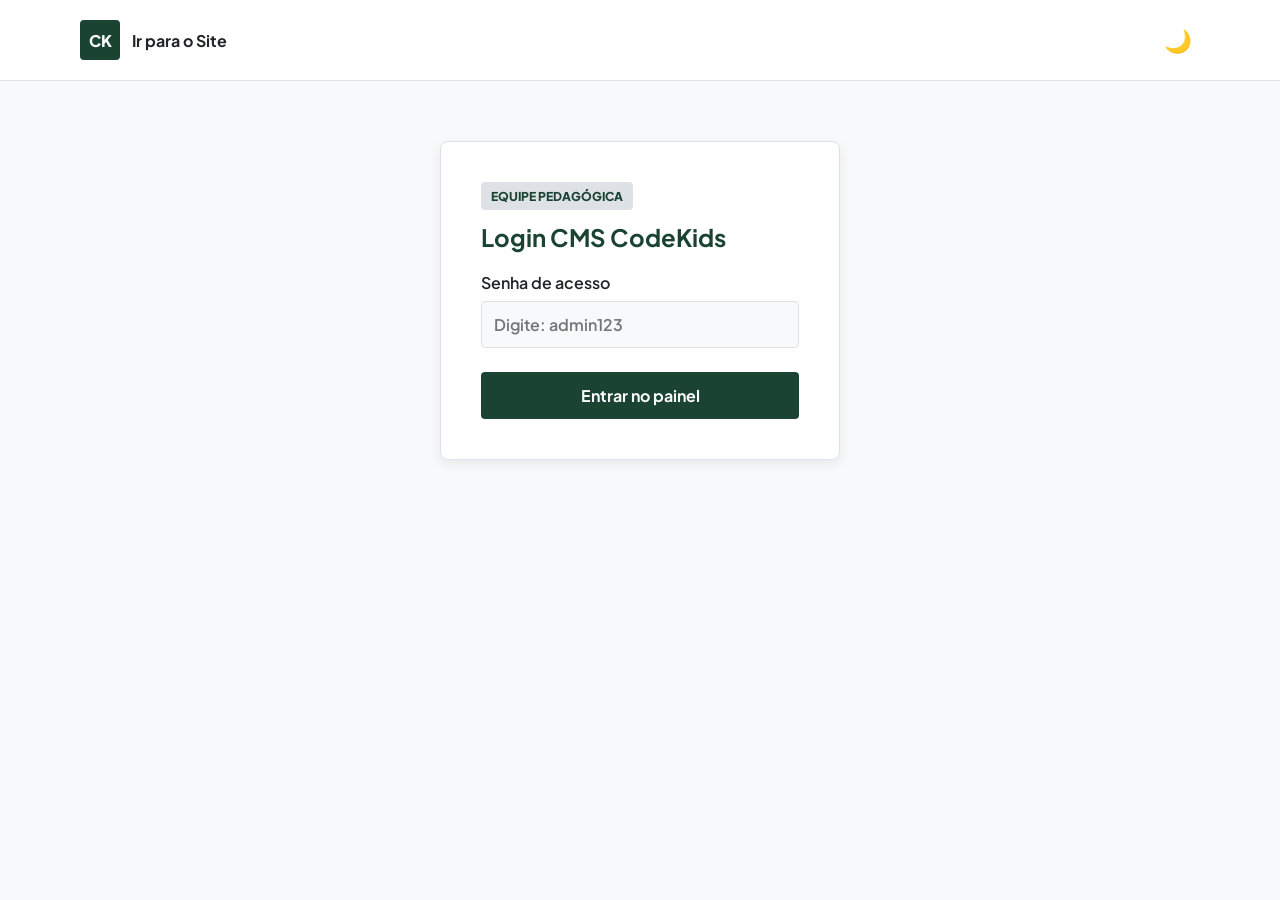
<file: admin.html>
<!doctype html>
<html lang="pt-BR">
  <head>
    <meta charset="UTF-8" />
    <meta name="viewport" content="width=device-width, initial-scale=1.0" />
    <title>Painel Admin | CodeKids</title>
    <link href="https://fonts.googleapis.com/css2?family=Plus+Jakarta+Sans:wght@400;500;600;700;800&display=swap" rel="stylesheet" />
    <link rel="stylesheet" href="css/styles.css" />
  </head>
  <body class="admin-page">
    <header class="topbar">
      <div class="container nav">
        <a href="index.html" class="brand"><span class="brand-mark">CK</span><strong>Ir para o Site</strong></a>
        <button id="theme-toggle" class="theme-toggle-btn">🌙</button>
      </div>
    </header>

    <main class="container admin-main">
      <!-- SESSÃO DE LOGIN -->
      <div id="login-section" class="auth-card fade-up visible">
        <span class="eyebrow">Equipe Pedagógica</span>
        <h2 style="margin-top:12px; color:var(--primary);">Login CMS CodeKids</h2>
        <form id="login-form" class="auth-form">
          <label>Senha de acesso <input type="password" id="admin-password" placeholder="Digite: admin123" required /></label>
          <div class="form-actions">
            <button type="submit" class="button button-primary full">Entrar no painel</button>
          </div>
        </form>
      </div>

      <!-- SESSÃO DO PAINEL (Oculta por padrão) -->
      <div id="dashboard-section" class="hidden fade-up">
        <div class="admin-header">
          <h1>Gerenciador de Postagens</h1>
          <button id="logout-btn" class="button button-secondary">Sair do Painel</button>
        </div>
        
        <div class="admin-grid">
          <aside class="admin-sidebar">
            <p style="color:var(--muted); font-size:14px; margin:0;">As postagens publicadas aqui aparecerão automaticamente na página inicial do site.</p>
          </aside>
          
          <section class="admin-content">
            <!-- Formulário CRUD -->
            <div class="cms-form">
              <h3 id="form-cms-title" style="margin-top:0; color:var(--primary);">Adicionar Nova Notícia</h3>
              <form id="post-form" class="auth-form">
                <input type="hidden" id="edit-id" value="">
                
                <label>Título da Notícia <input type="text" id="post-title" placeholder="Ex: Formatura Turma de Python" required /></label>
                <label>Resumo / Texto <textarea id="post-excerpt" rows="3" required></textarea></label>
                
                <label>Imagem (Upload) 
                  <input type="file" id="post-image-file" accept="image/png, image/jpeg" style="background:var(--card)" />
                  <small style="color:var(--muted);">Ou deixe vazio para manter a imagem atual se estiver editando.</small>
                </label>
                
                <div class="form-actions" style="margin-top:16px;">
                  <button type="submit" id="btn-save" class="button button-primary">Publicar Notícia</button>
                  <button type="button" id="btn-cancel" class="button button-secondary hidden">Cancelar Edição</button>
                </div>
              </form>
            </div>

            <!-- Lista de Postagens -->
            <h3 style="color:var(--primary);">Notícias Publicadas</h3>
            <div id="admin-posts-list"></div>
          </section>
        </div>
      </div>
    </main>
    <script src="js/admin.js"></script>
  </body>
</html>
</file>
<file: css/styles.css>
:root {
  --bg: #f8f9fa;
  --bg-strong: #e9ecef;
  --card: #ffffff;
  --line: #dee2e6;
  --text: #212529;
  --muted: #495057;
  --primary: #1b4332;
  --primary-dark: #081c15;
  --accent: #00a878;
  --accent-soft: #e6fcf5;
  --shadow: 0 4px 12px rgba(27, 67, 50, 0.08);
}

body.dark-mode {
  --bg: #121514;
  --bg-strong: #1a221f;
  --card: #1e2623;
  --line: #2c3834;
  --text: #e8eaed;
  --muted: #aab2af;
  --primary: #4ade80;
  --primary-dark: #22c55e;
  --accent: #10b981;
  --accent-soft: rgba(16, 185, 129, 0.15);
  --shadow: 0 4px 12px rgba(0, 0, 0, 0.4);
}

* {
  box-sizing: border-box;
}
html {
  scroll-behavior: smooth;
}
body {
  margin: 0;
  font-family: "Plus Jakarta Sans", sans-serif;
  background: var(--bg);
  color: var(--text);
  transition:
    background 0.3s ease,
    color 0.3s ease;
}

/* CLASSE DE OCULTAÇÃO GLOBAL (CORRIGIDA) */
.hidden {
  display: none !important;
}

a {
  text-decoration: none;
  color: inherit;
}
img {
  max-width: 100%;
  display: block;
}
button,
input,
textarea {
  font: inherit;
}
.container {
  width: min(1120px, calc(100% - 32px));
  margin: 0 auto;
}
.section {
  padding: 96px 0;
}
.section.alt {
  background: var(--bg-strong);
}

.fade-up {
  opacity: 0;
  transform: translateY(30px);
  transition: 0.8s cubic-bezier(0.16, 1, 0.3, 1);
}
.fade-up.visible {
  opacity: 1;
  transform: translateY(0);
}
.stagger-1 {
  transition-delay: 0.15s;
}
.stagger-2 {
  transition-delay: 0.3s;
}

.topbar {
  position: sticky;
  top: 0;
  z-index: 20;
  background: var(--card);
  border-bottom: 1px solid var(--line);
}
.nav {
  display: flex;
  align-items: center;
  justify-content: space-between;
  gap: 24px;
  min-height: 80px;
}
.brand {
  display: flex;
  align-items: center;
  gap: 12px;
}
.brand-mark {
  width: 40px;
  height: 40px;
  border-radius: 4px;
  display: grid;
  place-items: center;
  background: var(--primary);
  color: var(--bg);
  font-weight: 800;
}
.main-nav {
  display: flex;
  gap: 28px;
  font-size: 0.96rem;
  color: var(--muted);
  font-weight: 600;
}
.main-nav a:hover {
  color: var(--primary);
}
.nav-actions {
  display: flex;
  align-items: center;
  gap: 16px;
}

.theme-toggle-btn {
  background: transparent;
  border: none;
  font-size: 1.4rem;
  cursor: pointer;
  padding: 8px;
  border-radius: 50%;
  color: var(--text);
  transition: 0.2s;
}
.theme-toggle-btn:hover {
  background: var(--bg-strong);
}

.button {
  display: inline-flex;
  align-items: center;
  justify-content: center;
  border: 1px solid transparent;
  background: var(--primary);
  color: var(--bg);
  border-radius: 4px;
  padding: 12px 20px;
  font-weight: 700;
  cursor: pointer;
  transition: 0.2s;
}
.button:hover {
  background: var(--primary-dark);
}
.button-secondary {
  background: transparent;
  color: var(--primary);
  border-color: var(--primary);
}
.button-secondary:hover {
  background: var(--primary);
  color: var(--bg);
}
.button-white {
  background: var(--card);
  color: var(--primary);
}

.hero {
  padding: 72px 0 54px;
}
.hero-grid {
  display: grid;
  grid-template-columns: 1.2fr 1fr;
  align-items: center;
  gap: 48px;
}
.eyebrow {
  display: inline-block;
  background: var(--line);
  color: var(--primary);
  padding: 6px 10px;
  border-radius: 4px;
  font-size: 0.76rem;
  font-weight: 800;
  text-transform: uppercase;
}
.eyebrow.accent {
  background: var(--accent-soft);
  border: 1px solid var(--line);
}
.hero-copy h1 {
  margin: 18px 0;
  font-size: clamp(2.5rem, 4vw, 4.2rem);
  color: var(--primary);
}
.hero-copy p {
  color: var(--muted);
  line-height: 1.8;
  font-size: 1.08rem;
}
.hero-actions {
  display: flex;
  gap: 16px;
  margin-top: 28px;
}
.card-glow {
  background: var(--card);
  border: 1px solid var(--line);
  border-radius: 4px;
  padding: 12px;
  box-shadow: var(--shadow);
}

.about-grid,
.posts-grid,
.partners-grid,
.feature-grid {
  display: grid;
  gap: 24px;
}
.about-grid {
  grid-template-columns: repeat(3, minmax(0, 1fr));
}
.feature-grid {
  grid-template-columns: repeat(auto-fit, minmax(280px, 1fr));
}
.posts-grid,
.partners-grid {
  grid-template-columns: repeat(auto-fit, minmax(300px, 1fr));
}
.feature-card,
.post-card,
.partner-card {
  background: var(--card);
  border: 1px solid var(--line);
  border-radius: 4px;
  padding: 24px;
  box-shadow: var(--shadow);
}
.section-header h2,
.feature-card h3,
.post-card h3 {
  margin: 12px 0 10px;
  color: var(--primary);
}
.feature-card p,
.post-card p,
.partner-card p {
  margin: 0;
  color: var(--muted);
  line-height: 1.7;
}
.post-card {
  padding: 0;
  display: flex;
  flex-direction: column;
}
.post-card img {
  width: 100%;
  height: 220px;
  object-fit: cover;
  border-bottom: 1px solid var(--line);
}
.post-content {
  padding: 22px;
  display: flex;
  flex-direction: column;
  flex-grow: 1;
}
.partner-logo {
  width: 64px;
  height: 64px;
  border-radius: 4px;
  display: grid;
  place-items: center;
  background: var(--bg-strong);
  color: var(--primary);
  font-weight: 800;
  font-size: 1.5rem;
}

.process-grid {
  display: grid;
  grid-template-columns: repeat(auto-fit, minmax(300px, 1fr));
  gap: 24px;
  margin-top: 40px;
}
.process-card {
  background: var(--card);
  border: 1px solid var(--line);
  border-radius: 12px;
  padding: 32px 32px 0 32px;
  overflow: hidden;
  box-shadow: var(--shadow);
  display: flex;
  flex-direction: column;
}
.step-badge {
  display: inline-block;
  background: var(--bg-strong);
  color: var(--primary);
  width: 40px;
  height: 40px;
  line-height: 40px;
  text-align: center;
  border-radius: 50%;
  font-weight: 800;
  margin-bottom: 16px;
}
.process-card h3 {
  color: var(--primary);
  margin: 0 0 12px 0;
  font-size: 1.4rem;
}
.process-card p {
  color: var(--muted);
  margin: 0 0 32px 0;
  line-height: 1.6;
}
.process-card img {
  width: 100%;
  height: 200px;
  object-fit: cover;
  border-radius: 8px 8px 0 0;
  margin-top: auto;
}

.bento-grid {
  display: grid;
  grid-template-columns: repeat(2, 1fr);
  grid-auto-rows: 280px;
  gap: 24px;
  margin-top: 40px;
}
.bento-item {
  position: relative;
  border-radius: 12px;
  overflow: hidden;
  padding: 0;
}
.bento-item.large {
  grid-row: span 2;
}
.bento-item img {
  width: 100%;
  height: 100%;
  object-fit: cover;
  transition: transform 0.5s ease;
}
.bento-item:hover img {
  transform: scale(1.05);
}
.bento-content {
  position: absolute;
  bottom: 0;
  left: 0;
  right: 0;
  padding: 32px 24px 24px;
  background: linear-gradient(to top, rgba(0, 0, 0, 0.8), transparent);
  color: white;
}
.bento-content h3 {
  margin: 0 0 8px 0;
  color: white;
  font-size: 1.4rem;
}
.bento-content p {
  margin: 0;
  color: rgba(255, 255, 255, 0.85);
}

.cta-box {
  background: #1b4332;
  border-radius: 12px;
  padding: 48px;
  display: flex;
  align-items: center;
  justify-content: space-between;
  gap: 24px;
}
.cta-eyebrow {
  background: rgba(255, 255, 255, 0.2) !important;
  color: #ffffff !important;
  border: none !important;
}
.cta-title {
  color: #ffffff !important;
}
.button-solid {
  background: #ffffff !important;
  color: #1b4332 !important;
  border: 1px solid #ffffff !important;
}
.button-solid:hover {
  background: #e9ecef !important;
  transform: translateY(-2px);
}
.button-transparent {
  background: transparent !important;
  color: #ffffff !important;
  border: 1px solid #ffffff !important;
}
.button-transparent:hover {
  background: rgba(255, 255, 255, 0.1) !important;
}

.footer {
  padding: 32px 0 48px;
  border-top: 1px solid var(--line);
  background: var(--card);
}
.footer-inner {
  display: flex;
  justify-content: space-between;
  gap: 20px;
  align-items: center;
}
.modal {
  position: fixed;
  inset: 0;
  background: rgba(0, 0, 0, 0.7);
  display: grid;
  place-items: center;
  padding: 20px;
  z-index: 40;
}
.modal-card {
  background: var(--card);
  border-radius: 8px;
  padding: 32px 28px;
  width: min(420px, 100%);
  position: relative;
}
.close-button {
  position: absolute;
  top: 18px;
  right: 18px;
  background: transparent;
  border: none;
  font-size: 2rem;
  color: var(--text);
  cursor: pointer;
}

/* Formulários */
.auth-form label {
  display: grid;
  gap: 8px;
  color: var(--text);
  font-weight: 600;
  margin-top: 16px;
}
input,
textarea {
  width: 100%;
  border: 1px solid var(--line);
  background: var(--bg);
  border-radius: 4px;
  padding: 12px;
  color: var(--text);
}
input:focus,
textarea:focus {
  outline: none;
  border-color: var(--primary);
  box-shadow: 0 0 0 2px var(--accent-soft);
}
.form-actions {
  display: flex;
  gap: 12px;
  margin-top: 24px;
}
.full {
  width: 100%;
}

/* Painel Admin CMS */
.admin-page {
  background: var(--bg);
  min-height: 100vh;
}
.admin-main {
  padding: 60px 0;
}
.auth-card {
  background: var(--card);
  max-width: 400px;
  margin: 0 auto;
  border-radius: 8px;
  padding: 40px;
  border: 1px solid var(--line);
  box-shadow: var(--shadow);
}
.admin-header {
  display: flex;
  justify-content: space-between;
  align-items: center;
  margin-bottom: 32px;
}
.admin-header h1 {
  margin: 0;
  color: var(--primary);
}
.admin-grid {
  display: grid;
  grid-template-columns: 300px 1fr;
  gap: 32px;
  align-items: start;
}
.admin-sidebar {
  background: var(--card);
  padding: 24px;
  border-radius: 8px;
  border: 1px solid var(--line);
  display: grid;
  gap: 12px;
}
.admin-content {
  background: var(--card);
  padding: 32px;
  border-radius: 8px;
  border: 1px solid var(--line);
}

.cms-form {
  background: var(--bg-strong);
  padding: 24px;
  border-radius: 8px;
  margin-bottom: 32px;
  border: 1px solid var(--line);
}
.admin-list-item {
  display: flex;
  justify-content: space-between;
  align-items: center;
  padding: 16px;
  border: 1px solid var(--line);
  border-radius: 8px;
  margin-bottom: 12px;
  background: var(--bg);
}
.admin-list-item img {
  width: 60px;
  height: 60px;
  object-fit: cover;
  border-radius: 4px;
  margin-right: 16px;
}
.admin-item-content {
  flex-grow: 1;
  display: flex;
  align-items: center;
}
.action-btn {
  padding: 8px 12px;
  font-size: 13px;
  border-radius: 4px;
  border: none;
  cursor: pointer;
  font-weight: 600;
  margin-left: 8px;
}
.action-btn.edit {
  background: var(--accent-soft);
  color: var(--primary);
}
.action-btn.delete {
  background: #fee2e2;
  color: #dc2626;
}

@media (max-width: 940px) {
  .hero-grid,
  .about-grid,
  .posts-grid,
  .feature-grid,
  .admin-grid,
  .cta-box {
    grid-template-columns: 1fr;
    flex-direction: column;
  }
  .main-nav {
    display: none;
  }
  .bento-grid {
    grid-template-columns: 1fr;
    grid-auto-rows: 240px;
  }
  .bento-item.large {
    grid-row: span 1;
  }
  .process-card {
    padding: 24px 24px 0 24px;
  }
}
</file>
